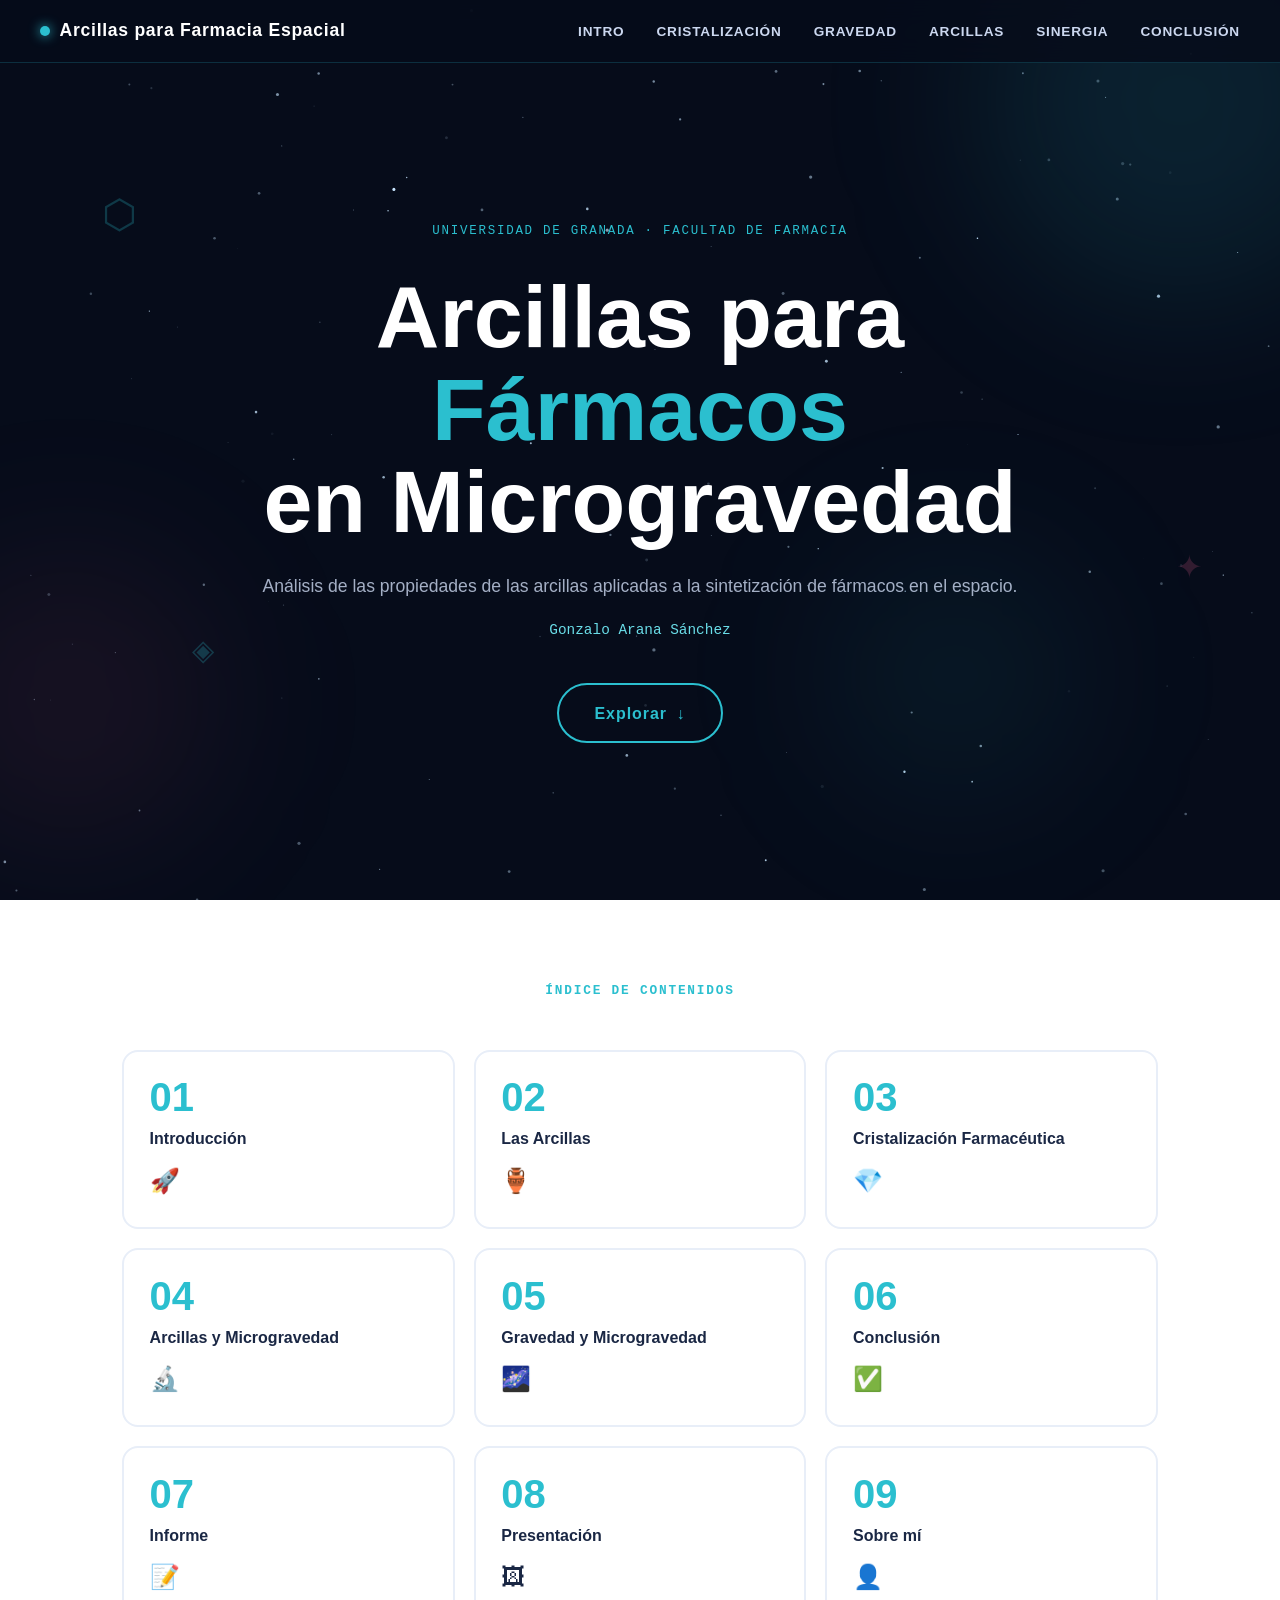
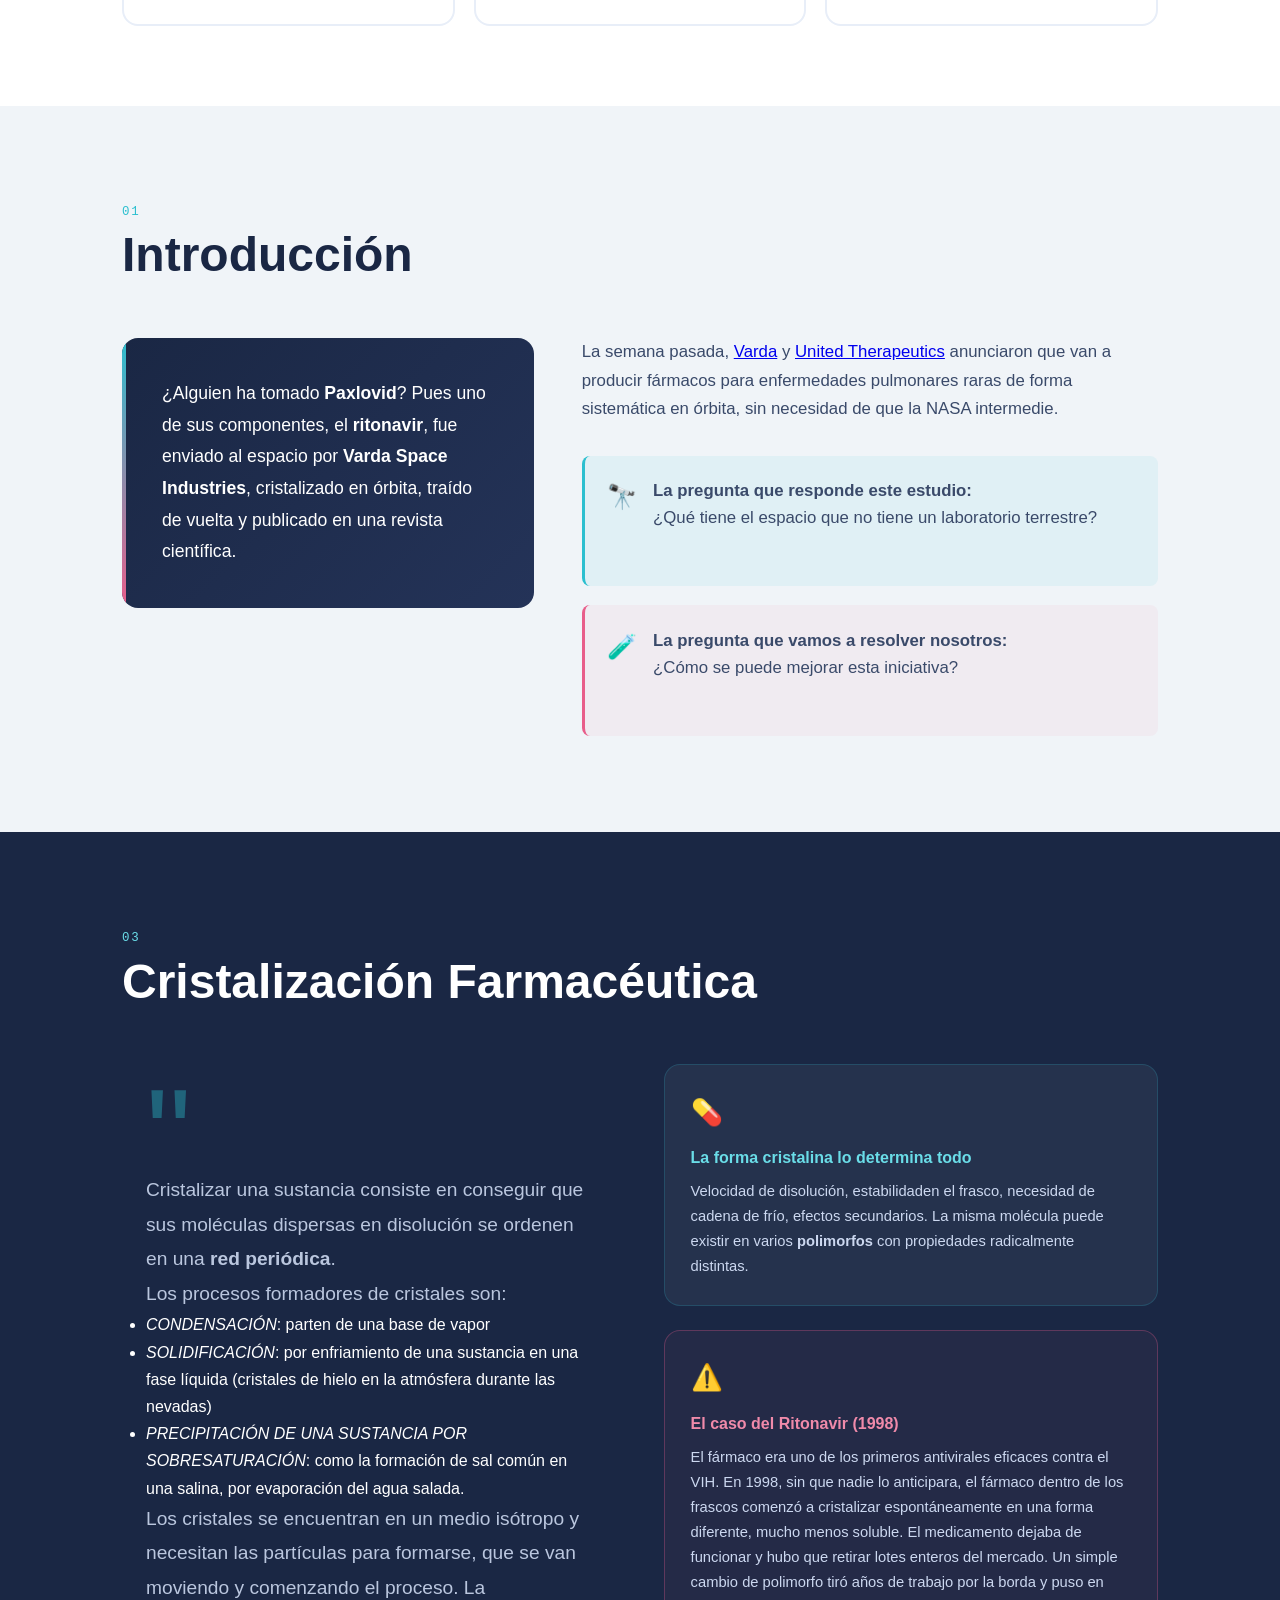
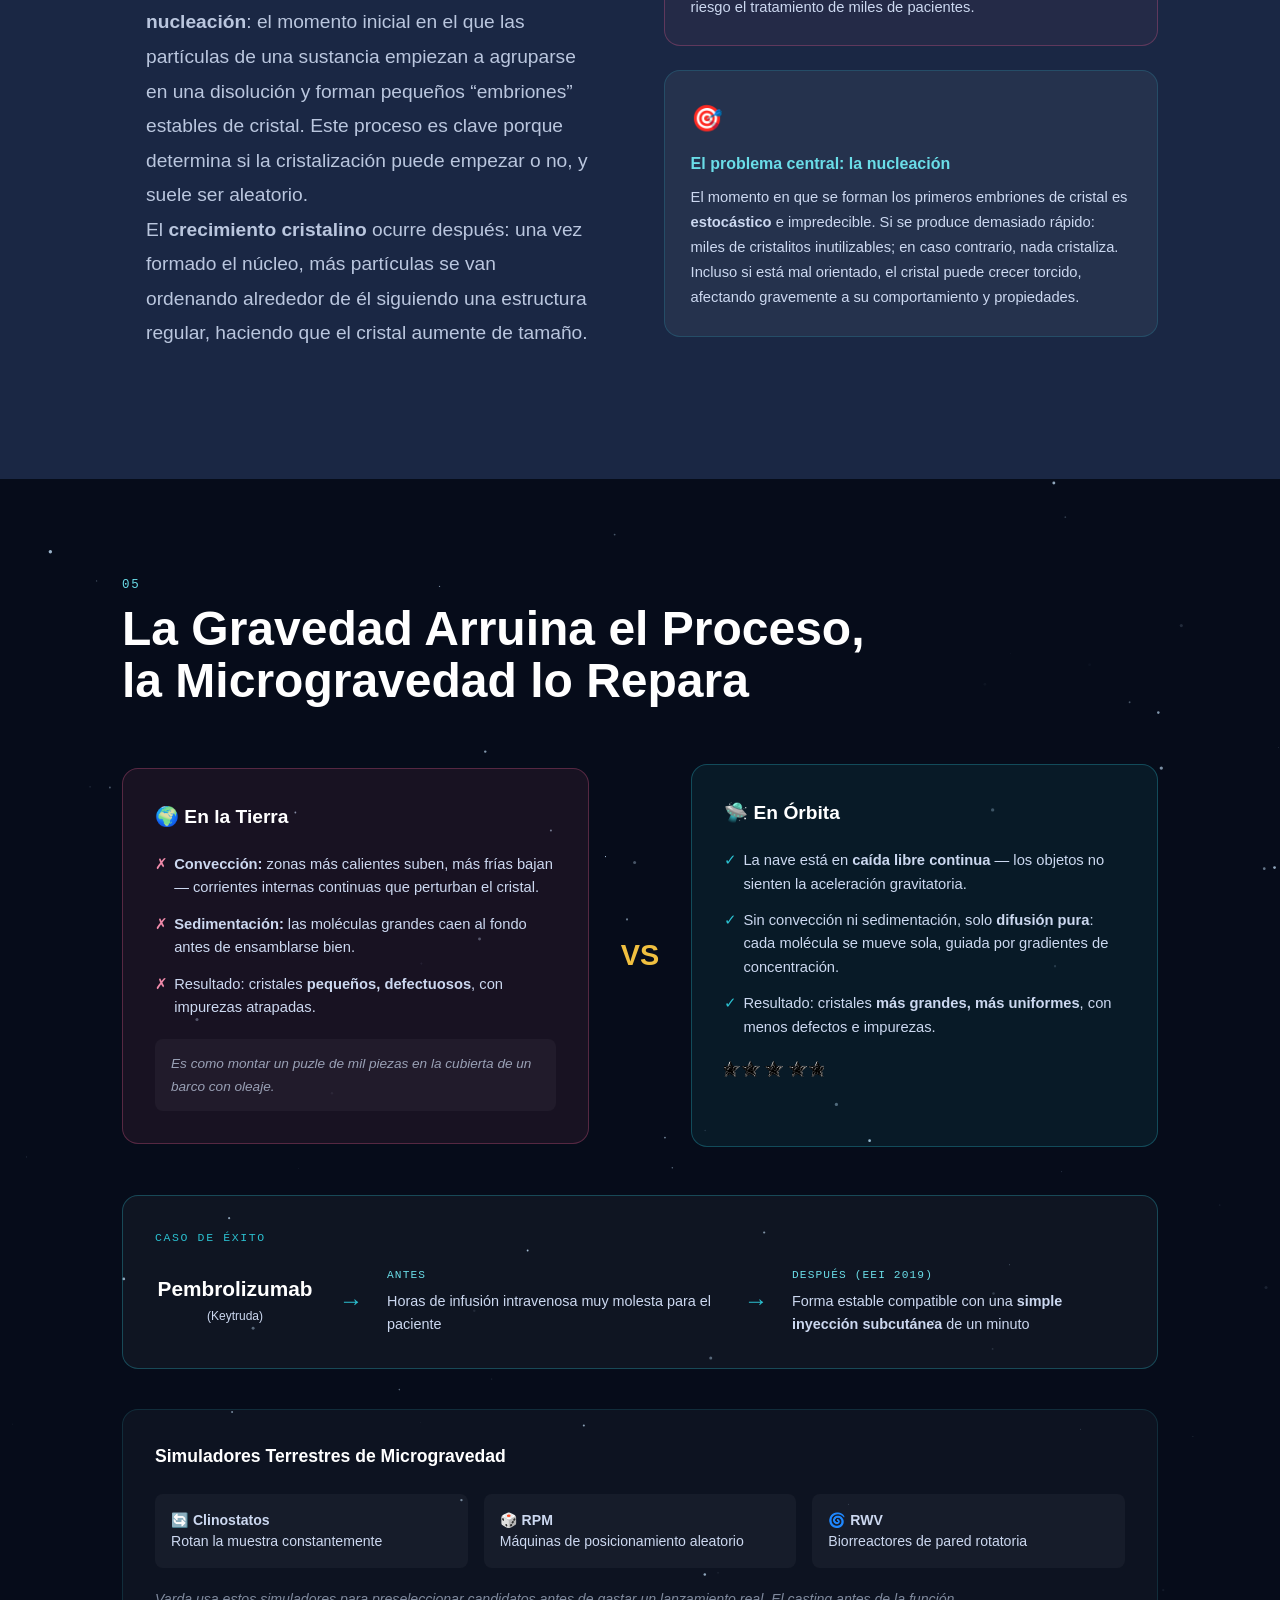
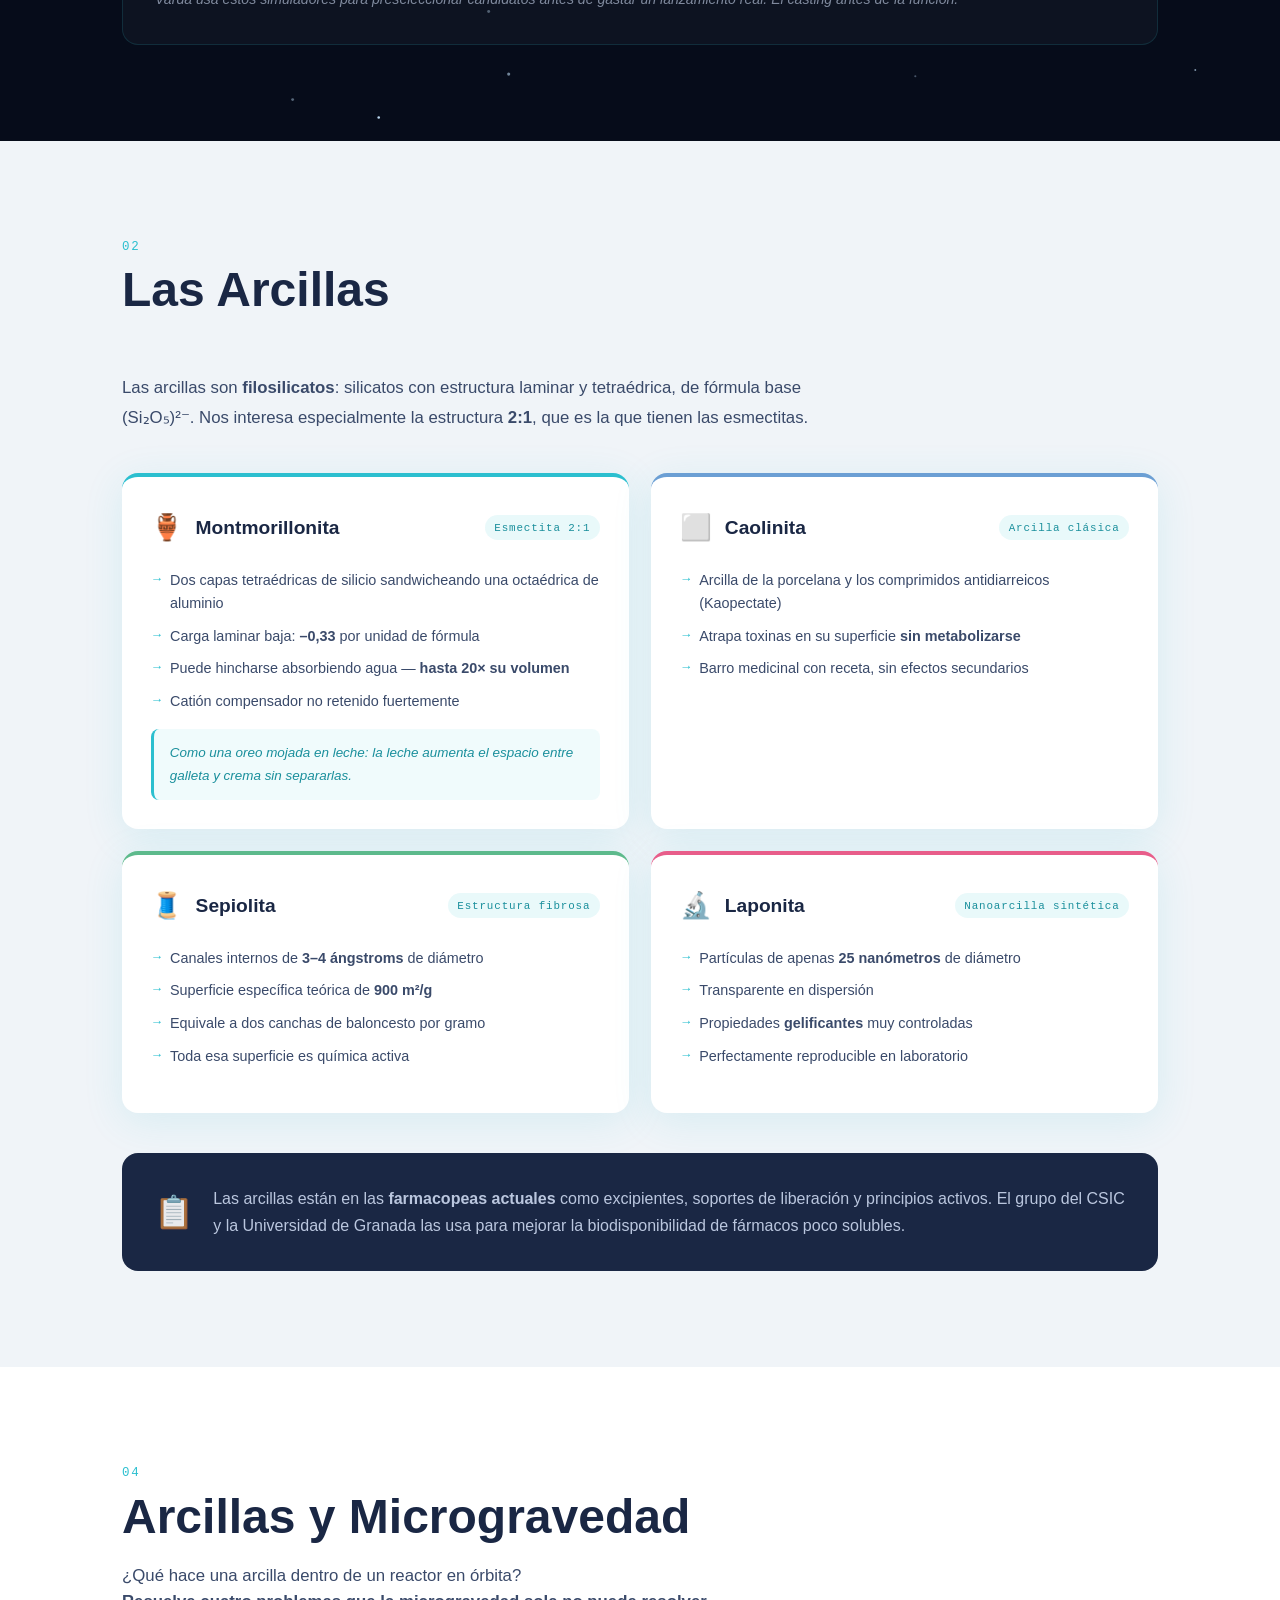
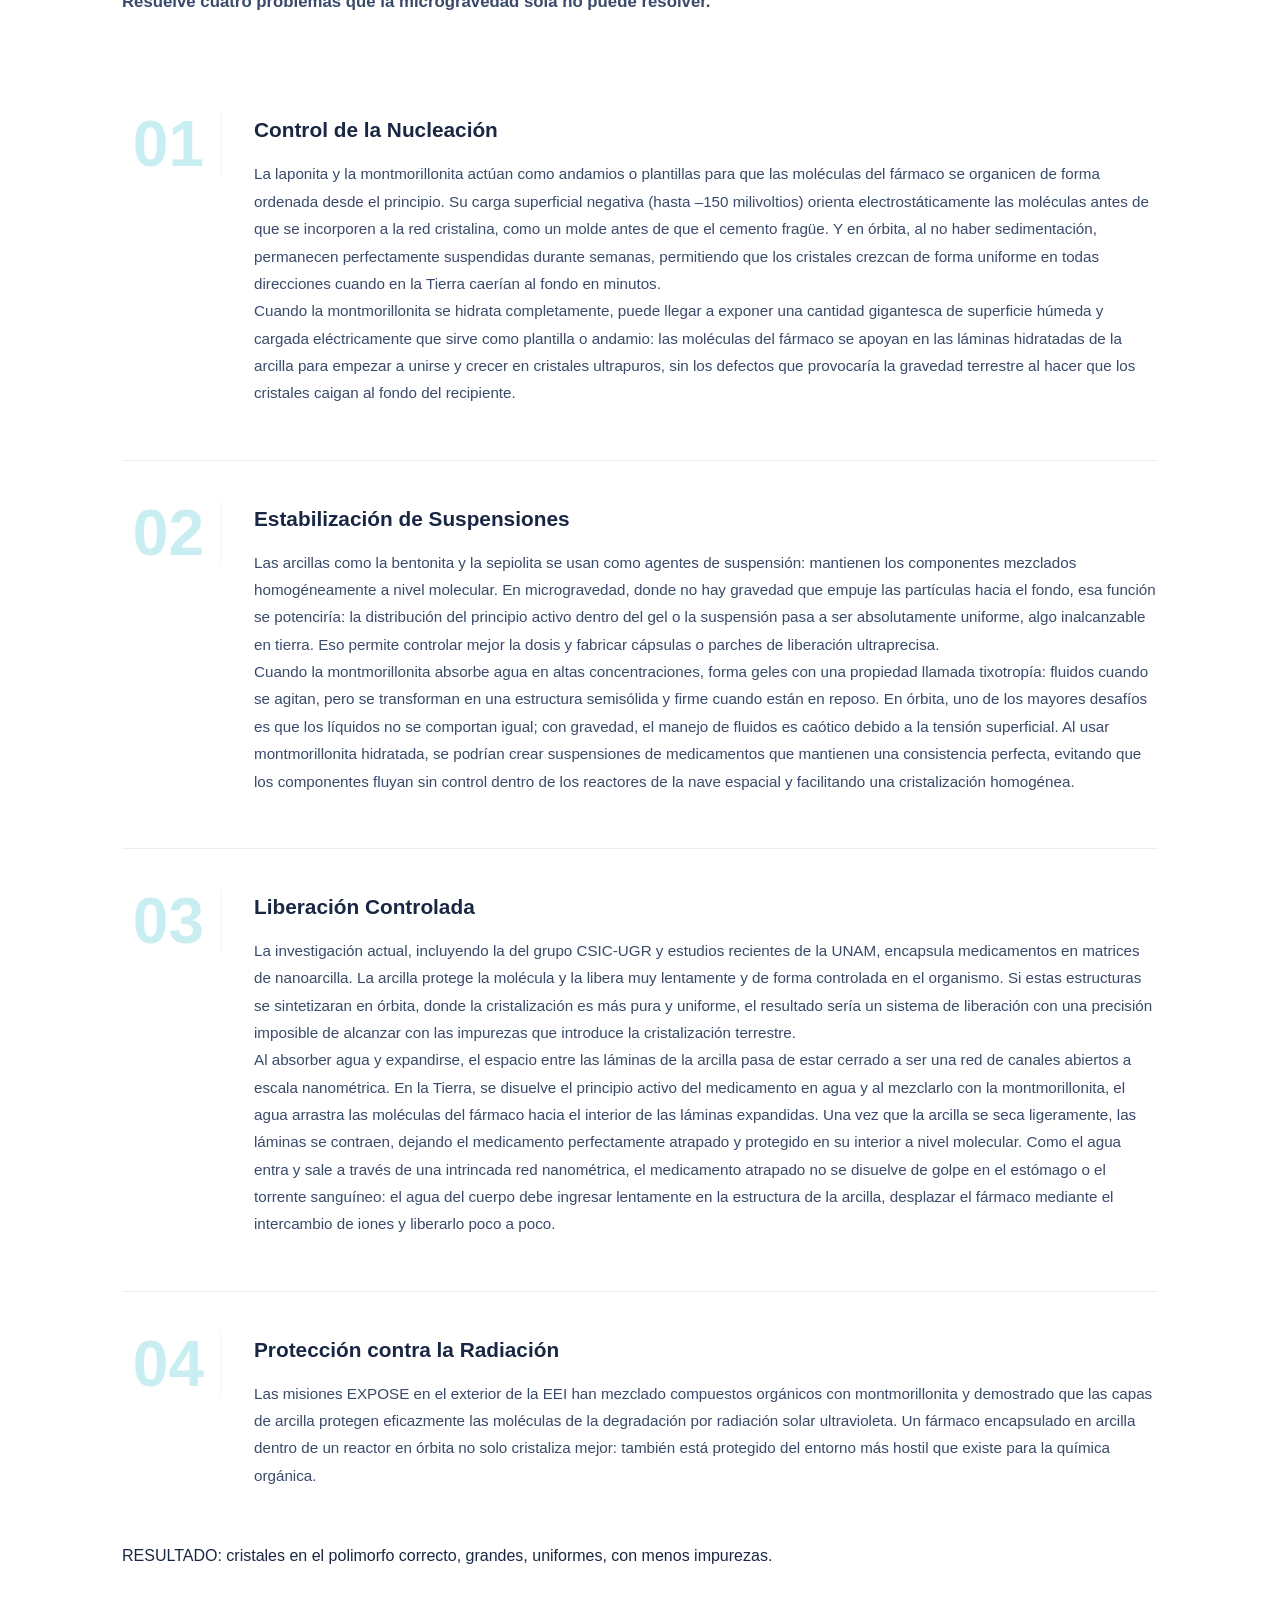
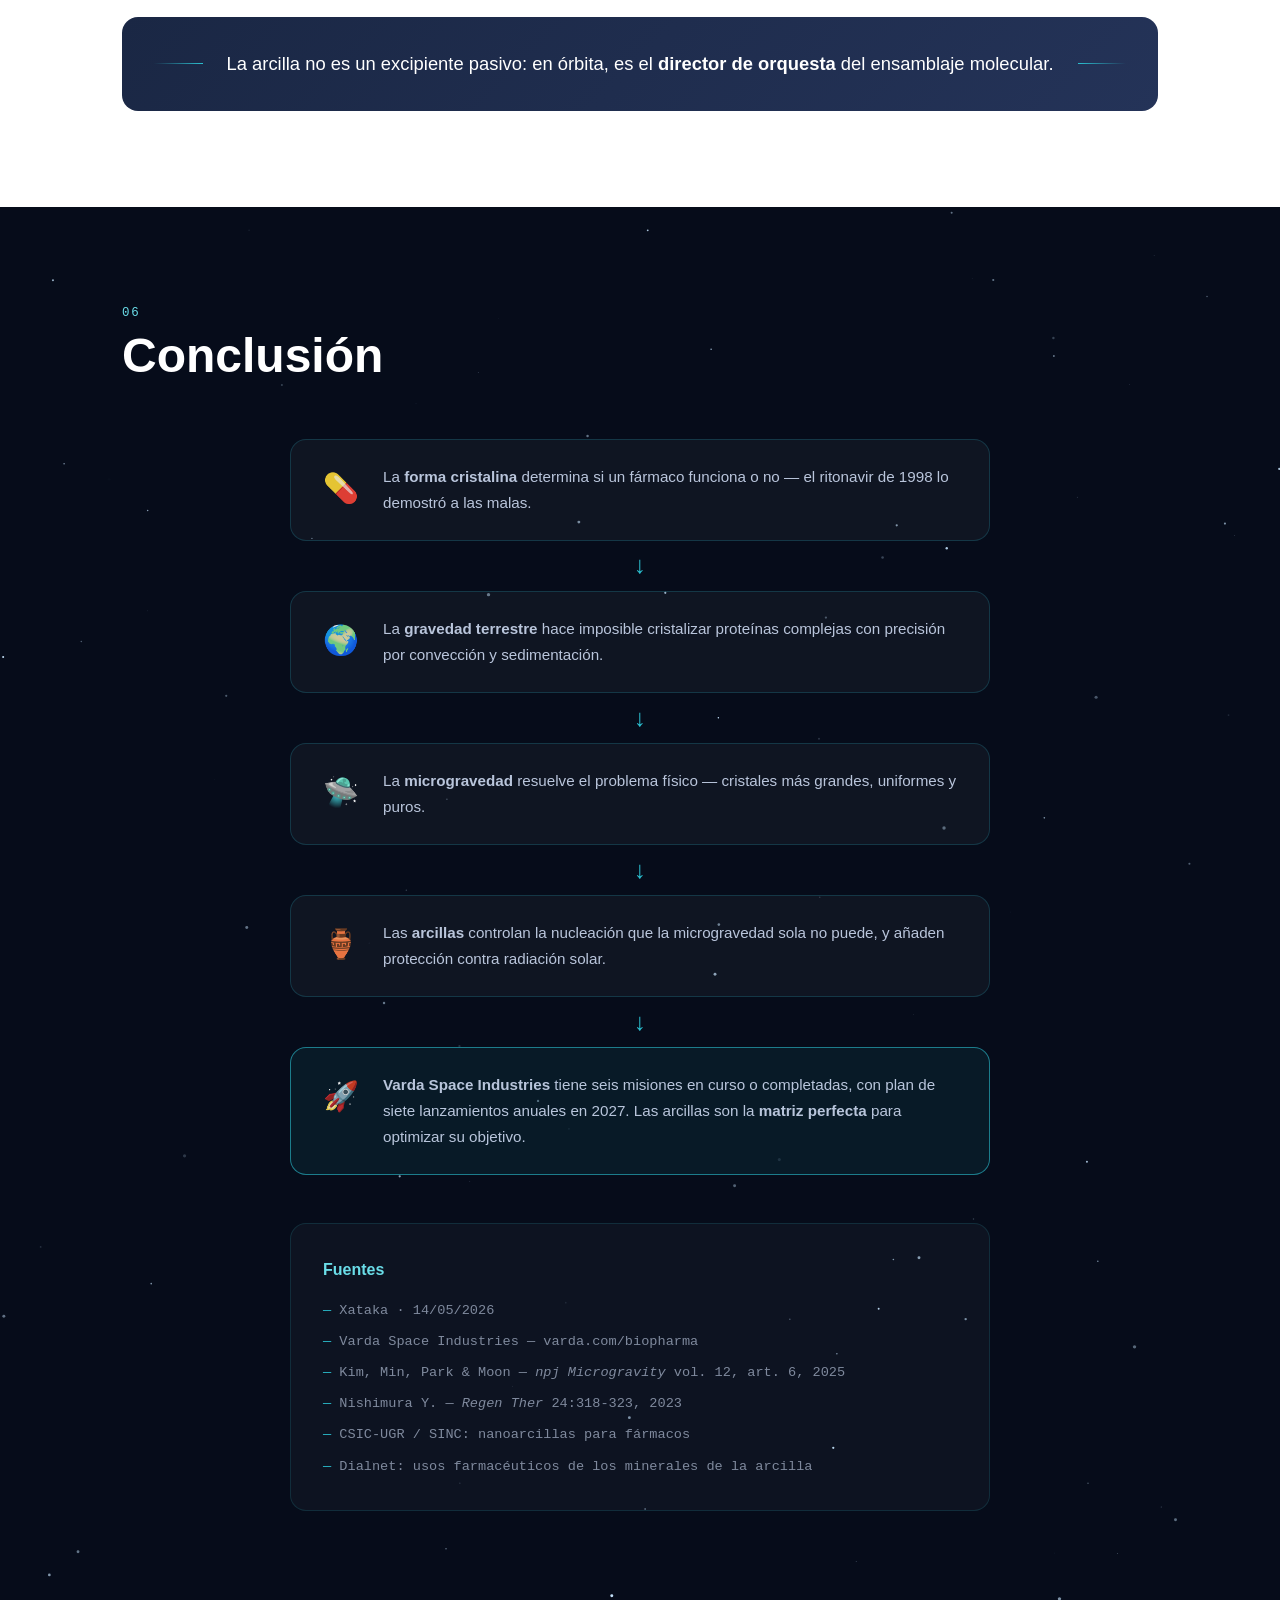
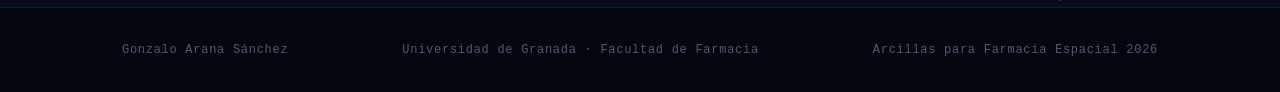
<file: index.html>
<!DOCTYPE html>
<html lang="es">
<head>
  <meta charset="UTF-8" />
  <meta name="viewport" content="width=device-width, initial-scale=1.0" />
  <title>Arcillas para Fármacos en Microgravedad</title>
  <link rel="stylesheet" href="static/css/style.css" />

</head>
<body>

  <!-- NAV -->
  <nav id="navbar">
    <div class="nav-logo">
      <span class="logo-dot"></span>
      <span>Arcillas para Farmacia Espacial</span>
    </div>
    <ul class="nav-links">
      <li><a href="#intro">Intro</a></li>
      <li><a href="#cristalizacion">Cristalización</a></li>
      <li><a href="#gravedad">Gravedad</a></li>
      <li><a href="#arcillas">Arcillas</a></li>
      <li><a href="#sinergia">Sinergia</a></li>
      <li><a href="#conclusion">Conclusión</a></li>
    </ul>
    <div class="boton-nav" id="boton-nav">
      <span></span><span></span><span></span>
    </div>
  </nav>

  <!-- HERO -->
  <header class="hero" id="hero">
    <div class="stars-bg" id="stars"></div>
    <div class="hero-content">
      <div class="hero-tag">Universidad de Granada · Facultad de Farmacia</div>
      <h1 class="hero-title">
        <span class="title-line">Arcillas para</span>
        <span class="title-line accent">Fármacos</span>
        <span class="title-line">en Microgravedad</span>
      </h1>
      <p class="hero-sub">Análisis de las propiedades de las arcillas aplicadas a la sintetización de fármacos en el espacio.</p>
      <div class="hero-author">Gonzalo Arana Sánchez</div>
      <a href="#intro" class="hero-btn">Explorar <span class="arrow">↓</span></a>
    </div>
    <div class="hero-orb orb1"></div>
    <div class="hero-orb orb2"></div>
    <div class="hero-orb orb3"></div>
    <div class="molecule-float" id="mol1">⬡</div>
    <div class="molecule-float" id="mol2">✦</div>
    <div class="molecule-float" id="mol3">◈</div>
  </header>

  <!-- TABLA DE CONTENIDOS -->
  <section class="toc-section">
    <div class="container">
      <h2 class="section-label">Índice de contenidos</h2>
      <div class="toc-grid">
        <a href="#intro" class="toc-card">
          <span class="toc-num">01</span>
          <span class="toc-title">Introducción</span>
          <span class="toc-icon">🚀</span>
        </a>
        <a href="#arcillas" class="toc-card">
          <span class="toc-num">02</span>
          <span class="toc-title">Las Arcillas</span>
          <span class="toc-icon">🏺</span>
        </a>
        <a href="#cristalizacion" class="toc-card">
          <span class="toc-num">03</span>
          <span class="toc-title">Cristalización Farmacéutica</span>
          <span class="toc-icon">💎</span>
        </a>
        <a href="#sinergia" class="toc-card">
          <span class="toc-num">04</span>
          <span class="toc-title">Arcillas y Microgravedad</span>
          <span class="toc-icon">🔬</span>
        </a>
        <a href="#gravedad" class="toc-card">
          <span class="toc-num">05</span>
          <span class="toc-title">Gravedad y Microgravedad</span>
          <span class="toc-icon">🌌</span>
        </a>
        <a href="#conclusion" class="toc-card">
          <span class="toc-num">06</span>
          <span class="toc-title">Conclusión</span>
          <span class="toc-icon">✅</span>
        </a>
        <a href="informe.html" class="toc-card">
          <span class="toc-num">07</span>
          <span class="toc-title">Informe</span>
          <span class="toc-icon">📝</span>
        </a>
        <a href="presentacion.html" class="toc-card">
          <span class="toc-num">08</span>
          <span class="toc-title">Presentación</span>
          <span class="toc-icon">🖼</span>
        </a>
        <a href="#sobre-mi" class="toc-card">
          <span class="toc-num">09</span>
          <span class="toc-title">Sobre mí</span>
          <span class="toc-icon">👤</span>
        </a>
      </div>
    </div>
  </section>

  <!-- INTRO -->
  <section class="section intro-section" id="intro">
    <div class="container">
      <div class="section-header">
        <span class="section-num">01</span>
        <h2 class="section-title">Introducción</h2>
      </div>
      <div class="intro-layout">
        <div class="intro-highlight-box">
          <p>¿Alguien ha tomado <strong>Paxlovid</strong>? Pues uno de sus componentes, el <strong>ritonavir</strong>, fue enviado al espacio por <strong>Varda Space Industries</strong>, cristalizado en órbita, traído de vuelta y publicado en una revista científica.</p>
        </div>
        <div class="intro-text-col">
          <p>La semana pasada, <a href="https://www.varda.com">Varda</a>  y <a href="https://www.unither.com/home">United Therapeutics</a> anunciaron que van a producir fármacos para enfermedades pulmonares raras de forma sistemática en órbita, sin necesidad de que la NASA intermedie.</p>
          <div class="two-questions">
            <div class="question-card q1">
              <div class="q-icon">🔭</div>
              <p><strong>La pregunta que responde este estudio:</strong><br/>¿Qué tiene el espacio que no tiene un laboratorio terrestre?</p>
            </div>
            <div class="question-card q2">
              <div class="q-icon">🧪</div>
              <p><strong>La pregunta que vamos a resolver nosotros:</strong><br/>¿Cómo se puede mejorar esta iniciativa?</p>
            </div>
          </div>
        </div>
      </div>
    </div>
  </section>

  <!-- CRISTALIZACIÓN -->
  <section class="section cristal-section" id="cristalizacion">
    <div class="container">
      <div class="section-header light">
        <span class="section-num">03</span>
        <h2 class="section-title">Cristalización Farmacéutica</h2>
      </div>
      <div class="cristal-layout">
        <div class="cristal-def">
          <div class="big-quote">"</div>
          <p>Cristalizar una sustancia consiste en conseguir que sus moléculas dispersas en disolución se ordenen en una <strong>red periódica</strong>.</p>
          <p class="cristalizacion"> Los procesos formadores de cristales son: </p>
          <ul>
            <li><em>CONDENSACIÓN</em>: parten de una base de vapor</li>
            <li><em>SOLIDIFICACIÓN</em>: por enfriamiento de una sustancia en una fase líquida (cristales de hielo en la atmósfera durante las nevadas)</li>
            <li><em>PRECIPITACIÓN DE UNA SUSTANCIA POR SOBRESATURACIÓN</em>: como la formación de sal común en una salina, por evaporación del agua salada.</li>
          </ul>
          <p class="cristalizacion"> Los cristales se encuentran en un medio isótropo y necesitan las partículas para formarse, que se van moviendo y comenzando el proceso. La <strong>nucleación</strong>: el momento inicial en el que las partículas de una sustancia empiezan a agruparse en una disolución y forman pequeños “embriones” estables de cristal. Este proceso es clave porque determina si la cristalización puede empezar o no, y suele ser aleatorio. <br>
          El <strong>crecimiento cristalino</strong> ocurre después: una vez formado el núcleo, más partículas se van ordenando alrededor de él siguiendo una estructura regular, haciendo que el cristal aumente de tamaño.</p>
        </div>
        <div class="cristal-cards">
          <div class="info-card">
            <div class="card-icon">💊</div>
            <h3>La forma cristalina lo determina todo</h3>
            <p>Velocidad de disolución, estabilidaden el frasco, necesidad de cadena de frío, efectos secundarios. La misma molécula puede existir en varios <strong>polimorfos</strong> con propiedades radicalmente distintas.</p>
          </div>
          <div class="info-card crisis">
            <div class="card-icon">⚠️</div>
            <h3>El caso del Ritonavir (1998)</h3>
            <p>El fármaco era uno de los primeros antivirales eficaces contra el VIH. En 1998, sin que nadie lo anticipara, el fármaco dentro de los frascos comenzó a cristalizar espontáneamente en una forma diferente, mucho menos soluble. El medicamento dejaba de funcionar y hubo que retirar lotes enteros del mercado. Un simple cambio de polimorfo tiró años de trabajo por la borda y puso en riesgo el tratamiento de miles de pacientes.</p>
          </div>
          <div class="info-card">
            <div class="card-icon">🎯</div>
            <h3>El problema central: la nucleación</h3>
            <p>El momento en que se forman los primeros embriones de cristal es <strong>estocástico</strong> e impredecible. Si se produce demasiado rápido: miles de cristalitos inutilizables; en caso contrario, nada cristaliza. Incluso si está mal orientado, el cristal puede crecer torcido, afectando gravemente a su comportamiento y propiedades.</p>
          </div>
        </div>
      </div>
    </div>
  </section>

  <!-- GRAVEDAD -->
  <section class="section gravedad-section" id="gravedad">
    <div class="stars-bg-dark" id="stars2"></div>
    <div class="container">
      <div class="section-header light">
        <span class="section-num">05</span>
        <h2 class="section-title">La Gravedad Arruina el Proceso,<br/>la Microgravedad lo Repara</h2>
      </div>
      <div class="compare-layout">
        <div class="compare-card bad">
          <h3>🌍 En la Tierra</h3>
          <ul>
            <li><strong>Convección:</strong> zonas más calientes suben, más frías bajan — corrientes internas continuas que perturban el cristal.</li>
            <li><strong>Sedimentación:</strong> las moléculas grandes caen al fondo antes de ensamblarse bien.</li>
            <li>Resultado: cristales <strong>pequeños, defectuosos</strong>, con impurezas atrapadas.</li>
          </ul>
          <div class="analogy">Es como montar un puzle de mil piezas en la cubierta de un barco con oleaje.</div>
        </div>
        <div class="compare-vs">VS</div>
        <div class="compare-card good">
          <h3>🛸 En Órbita</h3>
          <ul>
            <li>La nave está en <strong>caída libre continua</strong> — los objetos no sienten la aceleración gravitatoria.</li>
            <li>Sin convección ni sedimentación, solo <strong>difusión pura</strong>: cada molécula se mueve sola, guiada por gradientes de concentración.</li>
            <li>Resultado: cristales <strong>más grandes, más uniformes</strong>, con menos defectos e impurezas.</li>
          </ul>
          <img src="static/stars.png" class="stars">
        </div>
      </div>
      <div class="case-study">
        <div class="case-tag">Caso de Éxito</div>
        <div class="case-content">
          <div class="case-drug">Pembrolizumab<br/><small>(Keytruda)</small></div>
          <div class="case-arrow">→</div>
          <div class="case-before">
            <div class="case-label">Antes</div>
            Horas de infusión intravenosa muy molesta para el paciente
          </div>
          <div class="case-arrow">→</div>
          <div class="case-after">
            <div class="case-label">Después (EEI 2019)</div>
            Forma estable compatible con una <strong>simple inyección subcutánea</strong> de un minuto
          </div>
        </div>
      </div>
      <div class="simulators-box">
        <h3>Simuladores Terrestres de Microgravedad</h3>
        <div class="sim-grid">
          <div class="sim-item">🔄 <strong>Clinostatos</strong><br/>Rotan la muestra constantemente</div>
          <div class="sim-item">🎲 <strong>RPM</strong><br/>Máquinas de posicionamiento aleatorio</div>
          <div class="sim-item">🌀 <strong>RWV</strong><br/>Biorreactores de pared rotatoria</div>
        </div>
        <p class="sim-note">Varda usa estos simuladores para preseleccionar candidatos antes de gastar un lanzamiento real. El <em>casting</em> antes de la función.</p>
      </div>
    </div>
  </section>

  <!-- ARCILLAS -->
  <section class="section arcillas-section" id="arcillas">
    <div class="container">
      <div class="section-header">
        <span class="section-num">02</span>
        <h2 class="section-title">Las Arcillas</h2>
      </div>
      <div class="arcillas-intro">
        <p>Las arcillas son <strong>filosilicatos</strong>: silicatos con estructura laminar y tetraédrica, de fórmula base (Si₂O₅)²⁻. Nos interesa especialmente la estructura <strong>2:1</strong>, que es la que tienen las esmectitas.</p>
      </div>
      <div class="arcillas-grid">
        <div class="arcilla-card mont">
          <div class="arcilla-header">
            <span class="arcilla-emoji">🏺</span>
            <h3>Montmorillonita</h3>
            <span class="arcilla-badge">Esmectita 2:1</span>
          </div>
          <ul>
            <li>Dos capas tetraédricas de silicio sandwicheando una octaédrica de aluminio</li>
            <li>Carga laminar baja: <strong>–0,33</strong> por unidad de fórmula</li>
            <li>Puede hincharse absorbiendo agua — <strong>hasta 20× su volumen</strong></li>
            <li>Catión compensador no retenido fuertemente</li>
          </ul>
          <div class="arcilla-analogy">Como una oreo mojada en leche: la leche aumenta el espacio entre galleta y crema sin separarlas.</div>
        </div>
        <div class="arcilla-card caol">
          <div class="arcilla-header">
            <span class="arcilla-emoji">⬜</span>
            <h3>Caolinita</h3>
            <span class="arcilla-badge">Arcilla clásica</span>
          </div>
          <ul>
            <li>Arcilla de la porcelana y los comprimidos antidiarreicos (Kaopectate)</li>
            <li>Atrapa toxinas en su superficie <strong>sin metabolizarse</strong></li>
            <li>Barro medicinal con receta, sin efectos secundarios</li>
          </ul>
        </div>
        <div class="arcilla-card sepio">
          <div class="arcilla-header">
            <span class="arcilla-emoji">🧵</span>
            <h3>Sepiolita</h3>
            <span class="arcilla-badge">Estructura fibrosa</span>
          </div>
          <ul>
            <li>Canales internos de <strong>3–4 ángstroms</strong> de diámetro</li>
            <li>Superficie específica teórica de <strong>900 m²/g</strong></li>
            <li>Equivale a dos canchas de baloncesto por gramo</li>
            <li>Toda esa superficie es química activa</li>
          </ul>
        </div>
        <div class="arcilla-card lapo">
          <div class="arcilla-header">
            <span class="arcilla-emoji">🔬</span>
            <h3>Laponita</h3>
            <span class="arcilla-badge">Nanoarcilla sintética</span>
          </div>
          <ul>
            <li>Partículas de apenas <strong>25 nanómetros</strong> de diámetro</li>
            <li>Transparente en dispersión</li>
            <li>Propiedades <strong>gelificantes</strong> muy controladas</li>
            <li>Perfectamente reproducible en laboratorio</li>
          </ul>
        </div>
      </div>
      <div class="arcillas-use">
        <div class="use-icon">📋</div>
        <p>Las arcillas están en las <strong>farmacopeas actuales</strong> como excipientes, soportes de liberación y principios activos. El grupo del CSIC y la Universidad de Granada las usa para mejorar la biodisponibilidad de fármacos poco solubles.</p>
      </div>
    </div>
  </section>

  <!-- SINERGIA -->
  <section class="section sinergia-section" id="sinergia">
    <div class="container">
      <div class="section-header">
        <span class="section-num">04</span>
        <h2 class="section-title">Arcillas y Microgravedad</h2>
        <p class="section-subtitle">¿Qué hace una arcilla dentro de un reactor en órbita?<br/><strong>Resuelve cuatro problemas que la microgravedad sola no puede resolver.</strong></p>
      </div>
      <div class="powers-layout">
        <div class="power-item" data-num="1">
          <div class="power-num">01</div>
          <div class="power-body">
            <h3>Control de la Nucleación</h3>
            <p> La laponita y la montmorillonita actúan como andamios o plantillas para que las moléculas del fármaco se organicen de forma ordenada desde el principio. Su carga superficial negativa (hasta –150 milivoltios) orienta electrostáticamente las moléculas antes de que se incorporen a la red cristalina, como un molde antes de que el cemento fragüe. Y en órbita, al no haber sedimentación, permanecen perfectamente suspendidas durante semanas, permitiendo que los cristales crezcan de forma uniforme en todas direcciones cuando en la Tierra caerían al fondo en minutos. <br> Cuando la montmorillonita se hidrata completamente, puede llegar a exponer una cantidad gigantesca de superficie húmeda y cargada eléctricamente que sirve como plantilla o andamio: las moléculas del fármaco se apoyan en las láminas hidratadas de la arcilla para empezar a unirse y crecer en cristales ultrapuros, sin los defectos que provocaría la gravedad terrestre al hacer que los cristales caigan al fondo del recipiente.
</p>
          </div>
        </div>
        <div class="power-item" data-num="2">
          <div class="power-num">02</div>
          <div class="power-body">
            <h3>Estabilización de Suspensiones</h3>
            <p>Las arcillas como la bentonita y la sepiolita se usan como agentes de suspensión: mantienen los componentes mezclados homogéneamente a nivel molecular. En microgravedad, donde no hay gravedad que empuje las partículas hacia el fondo, esa función se potenciría: la distribución del principio activo dentro del gel o la suspensión pasa a ser absolutamente uniforme, algo inalcanzable en tierra. Eso permite controlar mejor la dosis y fabricar cápsulas o parches de liberación ultraprecisa.<br> Cuando la montmorillonita absorbe agua en altas concentraciones, forma geles con una propiedad llamada tixotropía: fluidos cuando se agitan, pero se transforman en una estructura semisólida y firme cuando están en reposo. En órbita, uno de los mayores desafíos es que los líquidos no se comportan igual; con gravedad, el manejo de fluidos es caótico debido a la tensión superficial. Al usar montmorillonita hidratada, se podrían crear suspensiones de medicamentos que mantienen una consistencia perfecta, evitando que los componentes fluyan sin control dentro de los reactores de la nave espacial y facilitando una cristalización homogénea.
</p>
          </div>
        </div>
        <div class="power-item" data-num="3">
          <div class="power-num">03</div>
          <div class="power-body">
            <h3>Liberación Controlada</h3>
            <p>La investigación actual, incluyendo la del grupo CSIC-UGR y estudios recientes de la UNAM, encapsula medicamentos en matrices de nanoarcilla. La arcilla protege la molécula y la libera muy lentamente y de forma controlada en el organismo. Si estas estructuras se sintetizaran en órbita, donde la cristalización es más pura y uniforme, el resultado sería un sistema de liberación con una precisión imposible de alcanzar con las impurezas que introduce la cristalización terrestre. <br> Al absorber agua y expandirse, el espacio entre las láminas de la arcilla pasa de estar cerrado a ser una red de canales abiertos a escala nanométrica. En la Tierra, se disuelve el principio activo del medicamento en agua y al mezclarlo con la montmorillonita, el agua arrastra las moléculas del fármaco hacia el interior de las láminas expandidas. Una vez que la arcilla se seca ligeramente, las láminas se contraen, dejando el medicamento perfectamente atrapado y protegido en su interior a nivel molecular. Como el agua entra y sale a través de una intrincada red nanométrica, el medicamento atrapado no se disuelve de golpe en el estómago o el torrente sanguíneo: el agua del cuerpo debe ingresar lentamente en la estructura de la arcilla, desplazar el fármaco mediante el intercambio de iones y liberarlo poco a poco.
</p>
          </div>
        </div>
        <div class="power-item" data-num="4">
          <div class="power-num">04</div>
          <div class="power-body">
            <h3>Protección contra la Radiación</h3>
            <p>Las misiones EXPOSE en el exterior de la EEI han mezclado compuestos orgánicos con montmorillonita y demostrado que las capas de arcilla protegen eficazmente las moléculas de la degradación por radiación solar ultravioleta. Un fármaco encapsulado en arcilla dentro de un reactor en órbita no solo cristaliza mejor: también está protegido del entorno más hostil que existe para la química orgánica.</p>
          </div>
        </div>
      </div>
      <div class="resultado">
        <p>RESULTADO: cristales en el polimorfo correcto, grandes, uniformes, con menos impurezas.</p>
      </div>
      <div class="director-quote">
        <span class="dq-line"></span>
        <p>La arcilla no es un excipiente pasivo: en órbita, es el <strong>director de orquesta</strong> del ensamblaje molecular.</p>
        <span class="dq-line"></span>
      </div>
    </div>
  </section>

  <!-- CONCLUSIÓN -->
  <section class="section conclusion-section" id="conclusion">
    <div class="stars-bg" id="stars3"></div>
    <div class="container">
      <div class="section-header light">
        <span class="section-num">06</span>
        <h2 class="section-title">Conclusión</h2>
      </div>
      <div class="conclusion-flow">
        <div class="flow-item">
          <div class="flow-icon">💊</div>
          <p>La <strong>forma cristalina</strong> determina si un fármaco funciona o no — el ritonavir de 1998 lo demostró a las malas.</p>
        </div>
        <div class="flow-arrow">↓</div>
        <div class="flow-item">
          <div class="flow-icon">🌍</div>
          <p>La <strong>gravedad terrestre</strong> hace imposible cristalizar proteínas complejas con precisión por convección y sedimentación.</p>
        </div>
        <div class="flow-arrow">↓</div>
        <div class="flow-item">
          <div class="flow-icon">🛸</div>
          <p>La <strong>microgravedad</strong> resuelve el problema físico — cristales más grandes, uniformes y puros.</p>
        </div>
        <div class="flow-arrow">↓</div>
        <div class="flow-item">
          <div class="flow-icon">🏺</div>
          <p>Las <strong>arcillas</strong> controlan la nucleación que la microgravedad sola no puede, y añaden protección contra radiación solar.</p>
        </div>
        <div class="flow-arrow">↓</div>
        <div class="flow-item highlight-flow">
          <div class="flow-icon">🚀</div>
          <p><strong>Varda Space Industries</strong> tiene seis misiones en curso o completadas, con plan de siete lanzamientos anuales en 2027. Las arcillas son la <strong>matriz perfecta</strong> para optimizar su objetivo.</p>
        </div>
      </div>
      <div class="sources-box">
        <h3>Fuentes</h3>
        <ul>
          <li>Xataka · 14/05/2026</li>
          <li>Varda Space Industries — varda.com/biopharma</li>
          <li>Kim, Min, Park & Moon — <em>npj Microgravity</em> vol. 12, art. 6, 2025</li>
          <li>Nishimura Y. — <em>Regen Ther</em> 24:318-323, 2023</li>
          <li>CSIC-UGR / SINC: nanoarcillas para fármacos</li>
          <li>Dialnet: usos farmacéuticos de los minerales de la arcilla</li>
        </ul>
      </div>
    </div>
  </section>

  <footer class="site-footer">
    <div class="container">
      <div class="footer-inner">
        <span>Gonzalo Arana Sánchez</span>
        <span>Universidad de Granada · Facultad de Farmacia</span>
        <span>Arcillas para Farmacia Espacial 2026</span>
      </div>
    </div>
  </footer>

  <script src="static/js/main.js"></script>
</body>
</html>
</file>
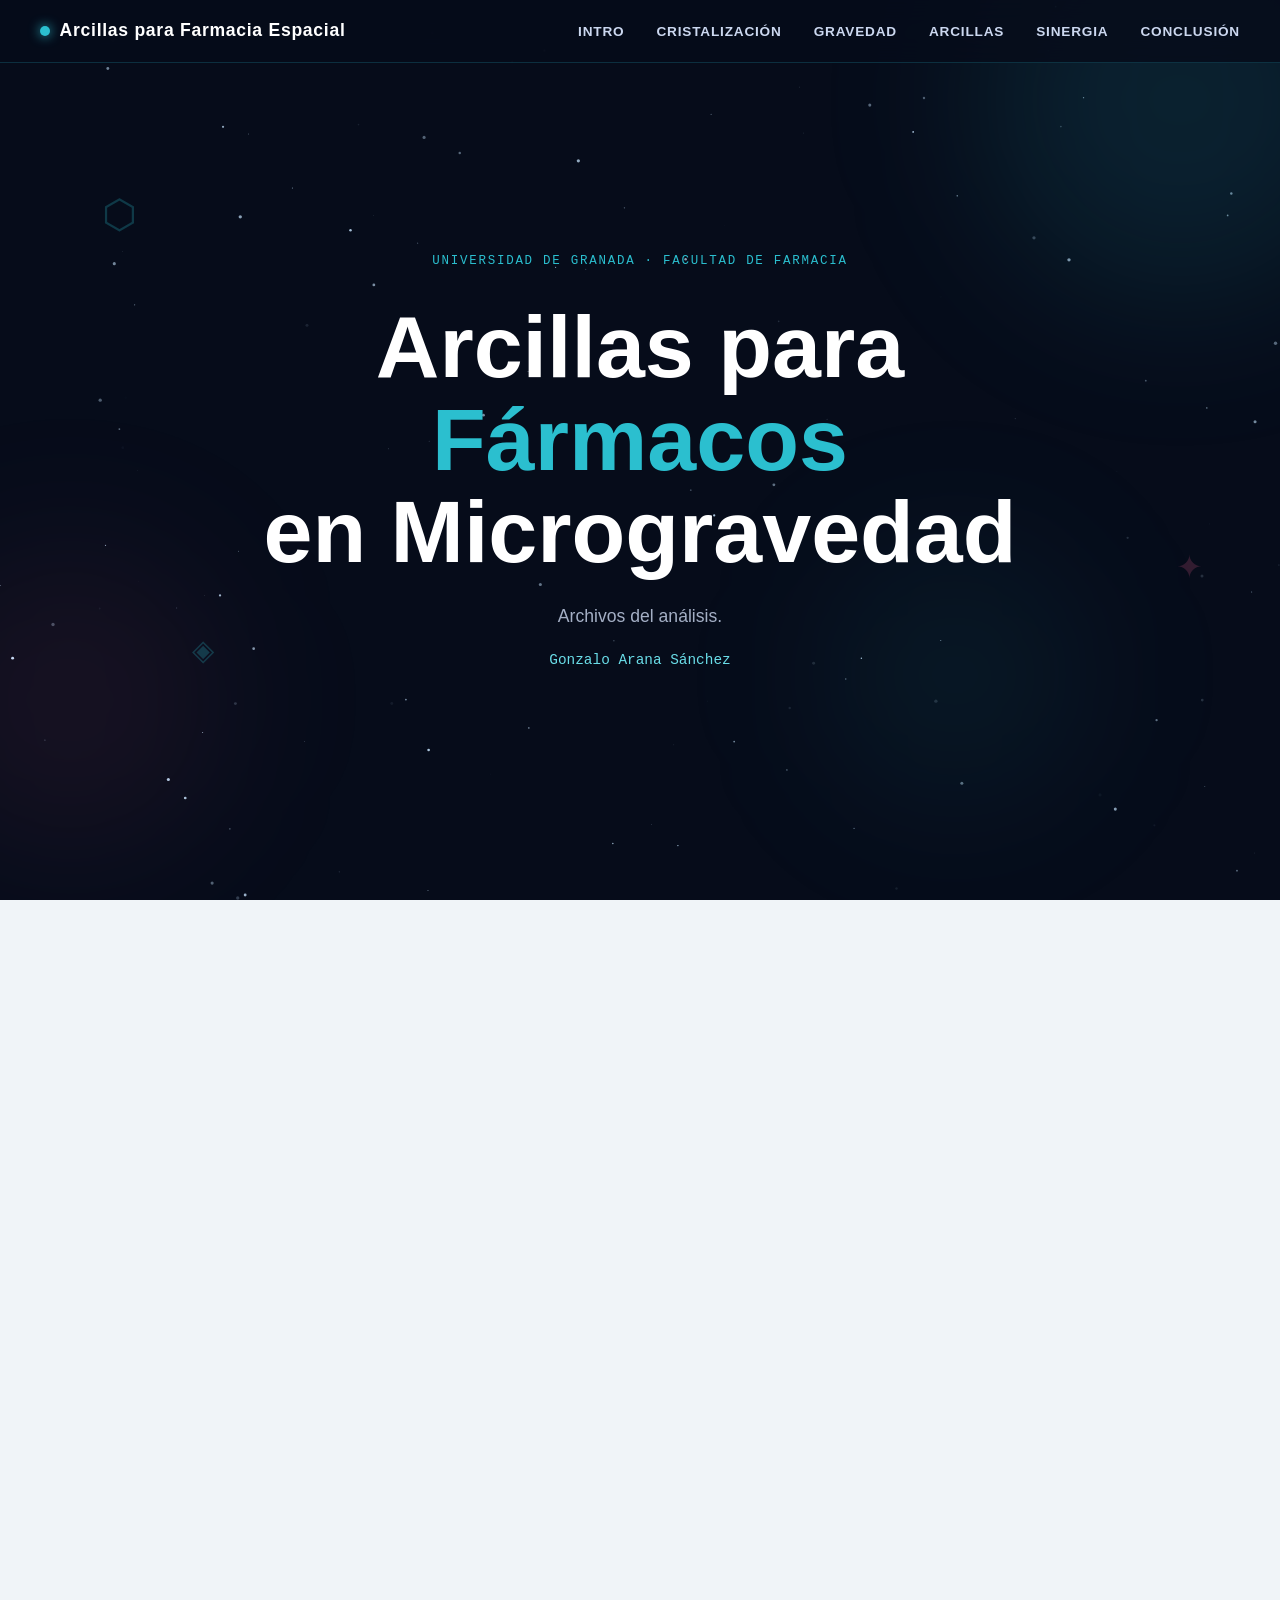
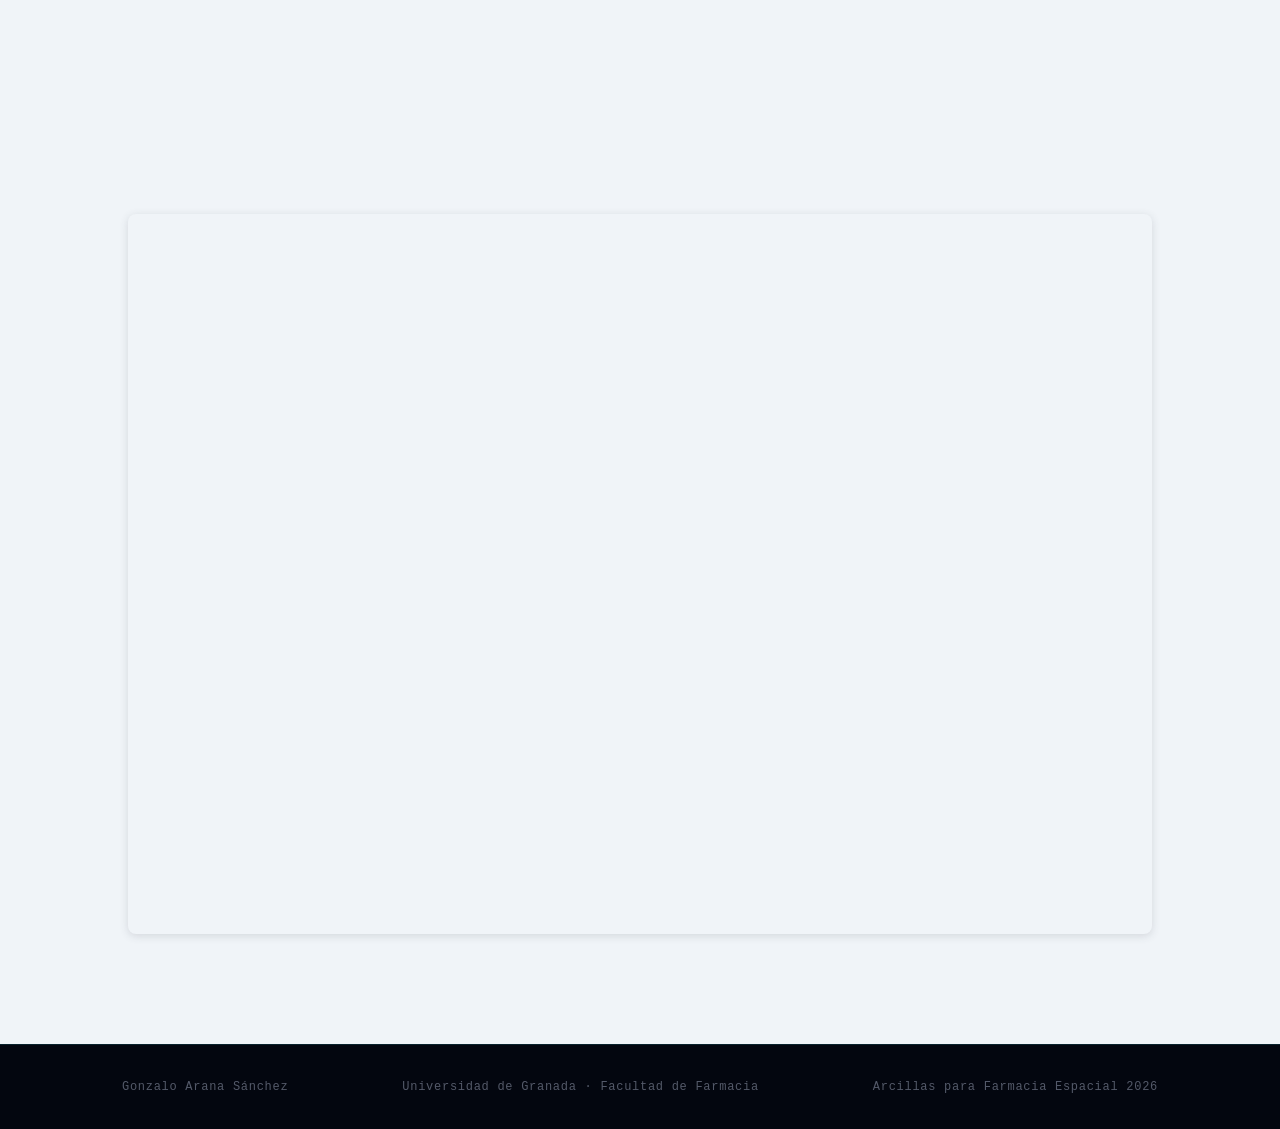
<file: informe.html>
<!DOCTYPE html>
<html lang="">
  <head>
    <meta charset="utf-8">
    <link rel="stylesheet" href="static/css/style.css" />
    <title>Archivos</title>
  </head>
  <body>
      <!-- NAV -->
  <nav id="navbar">
    <div class="nav-logo">
      <span class="logo-dot"></span>
      <span>Arcillas para Farmacia Espacial</span>
    </div>
    <ul class="nav-links">
      <li><a href="index.html#intro">Intro</a></li>
      <li><a href="index.html#cristalizacion">Cristalización</a></li>
      <li><a href="index.html#gravedad">Gravedad</a></li>
      <li><a href="index.html#arcillas">Arcillas</a></li>
      <li><a href="index.html#sinergia">Sinergia</a></li>
      <li><a href="index.html#conclusion">Conclusión</a></li>
    </ul>
    <div class="boton-nav" id="boton-nav">
      <span></span><span></span><span></span>
    </div>
  </nav>

  <!-- HERO -->
  <header class="hero" id="hero">
    <div class="stars-bg" id="stars"></div>
    <div class="hero-content">
      <div class="hero-tag">Universidad de Granada · Facultad de Farmacia</div>
      <h1 class="hero-title">
        <span class="title-line">Arcillas para</span>
        <span class="title-line accent">Fármacos</span>
        <span class="title-line">en Microgravedad</span>
      </h1>
      <p class="hero-sub">Archivos del análisis.</p>
      <div class="hero-author">Gonzalo Arana Sánchez</div>
    </div>
    <div class="hero-orb orb1"></div>
    <div class="hero-orb orb2"></div>
    <div class="hero-orb orb3"></div>
    <div class="molecule-float" id="mol1">⬡</div>
    <div class="molecule-float" id="mol2">✦</div>
    <div class="molecule-float" id="mol3">◈</div>
  </header>
    <main>
      <section class="section informe-section" id="informe">
        <iframe src="static/informe.pdf" class="informe"></iframe>
        <br><br>
        <a href="static/informe.pdf" download>
        </a>
      </section>
      <section class="section presentacion-section" id="presentacion">
        <div style="position: relative; width: 80%; height: 0; padding-top: 56.2500%;
 padding-bottom: 0; box-shadow: 0 2px 8px 0 rgba(63,69,81,0.16); margin-top: 1.6em; margin-bottom: 0.9em; overflow: hidden;
 border-radius: 8px; will-change: transform;">
  <iframe loading="lazy" style="position: absolute; width: 100%; height: 100%; top: 0; left: 0; border: none; padding: 0;margin: 0;"
    src="https://www.canva.com/design/DAHJ7hxj7pI/yf4bADAq6rCuLkG5EWN9PQ/view?embed" allowfullscreen="allowfullscreen" allow="fullscreen">
  </iframe>
</div>
<a href="https:&#x2F;&#x2F;www.canva.com&#x2F;design&#x2F;DAHJ7hxj7pI&#x2F;yf4bADAq6rCuLkG5EWN9PQ&#x2F;view?utm_content=DAHJ7hxj7pI&amp;utm_campaign=designshare&amp;utm_medium=embeds&amp;utm_source=link" target="_blank" rel="noopener"></a>
      </section>
    </main>
    </div>
  </section>

  <footer class="site-footer">
    <div class="container">
      <div class="footer-inner">
        <span>Gonzalo Arana Sánchez</span>
        <span>Universidad de Granada · Facultad de Farmacia</span>
        <span>Arcillas para Farmacia Espacial 2026</span>
      </div>
    </div>
  </footer>
  <script src="static/js/main.js"></script>
  </body>
</html>
</file>
<file: static/css/style.css>
/* ===========================
   ROOT & RESET
   =========================== */
:root {
  --bg-light: #f0f4f8;
  --bg-dark: #0b0f1a;
  --bg-space: #060c1a;
  --teal: #2bbfcf;
  --teal-light: #6adde8;
  --teal-dark: #1a8f9c;
  --navy: #1a2744;
  --navy-mid: #243358;
  --pink-accent: #e85d8a;
  --gold: #f0c040;
  --white: #ffffff;
  --text-dark: #1a2744;
  --text-mid: #3a4a6a;
  --text-light: #ccd8f0;
  --card-bg: #ffffff;
  --card-shadow: 0 8px 40px rgba(43, 191, 207, 0.12);
  --radius: 16px;
  --radius-sm: 8px;
  --font-display: 'Syne', sans-serif;
  --font-body: 'Nunito', sans-serif;
  --font-mono: 'Space Mono', monospace;
}

*, *::before, *::after { box-sizing: border-box; margin: 0; padding: 0; }

html { scroll-behavior: smooth; }

body {
  font-family: var(--font-body);
  background: var(--bg-light);
  color: var(--text-dark);
  overflow-x: hidden;
  line-height: 1.7;
}

.container {
  max-width: 1100px;
  margin: 0 auto;
  padding: 0 2rem;
}

/* ===========================
   NAVBAR
   =========================== */
#navbar {
  position: fixed;
  top: 0; left: 0; right: 0;
  z-index: 1000;
  display: flex;
  align-items: center;
  justify-content: space-between;
  padding: 1rem 2.5rem;
  background: rgba(6, 12, 26, 0.85);
  backdrop-filter: blur(14px);
  border-bottom: 1px solid rgba(43, 191, 207, 0.2);
  transition: all 0.3s ease;
}

.nav-logo {
  display: flex;
  align-items: center;
  gap: 0.6rem;
  font-family: var(--font-display);
  font-weight: 800;
  font-size: 1.1rem;
  color: var(--white);
  letter-spacing: 0.04em;
}

.logo-dot {
  width: 10px; height: 10px;
  border-radius: 50%;
  background: var(--teal);
  box-shadow: 0 0 12px var(--teal);
  animation: pulse 2s ease-in-out infinite;
}

@keyframes pulse {
  0%, 100% { transform: scale(1); opacity: 1; }
  50% { transform: scale(1.4); opacity: 0.7; }
}

.nav-links {
  display: flex;
  list-style: none;
  gap: 2rem;
}

.nav-links a {
  color: var(--text-light);
  text-decoration: none;
  font-size: 0.85rem;
  font-weight: 600;
  letter-spacing: 0.06em;
  text-transform: uppercase;
  transition: color 0.2s;
}

.nav-links a:hover { color: var(--teal); }

.boton-nav {
  display: none;
  flex-direction: column;
  gap: 5px;
  cursor: pointer;
}

.boton-nav span {
  display: block;
  width: 24px; height: 2px;
  background: var(--white);
  border-radius: 2px;
  transition: 0.3s;
}

/* ===========================
   HERO
   =========================== */
.hero {
  min-height: 100vh;
  background: var(--bg-space);
  display: flex;
  align-items: center;
  justify-content: center;
  position: relative;
  overflow: hidden;
  padding: 8rem 2rem 4rem;
}

.stars-bg {
  position: absolute;
  inset: 0;
  z-index: 0;
}

.stars-bg-dark {
  position: absolute;
  inset: 0;
  z-index: 0;
  pointer-events: none;
}

.hero-content {
  position: relative;
  z-index: 2;
  text-align: center;
  max-width: 800px;
}

.hero-tag {
  font-family: var(--font-mono);
  font-size: 0.78rem;
  color: var(--teal);
  letter-spacing: 0.14em;
  text-transform: uppercase;
  margin-bottom: 1.8rem;
  opacity: 0;
  animation: fadeUp 0.8s 0.2s forwards;
}

.hero-title {
  font-family: var(--font-display);
  font-weight: 800;
  font-size: clamp(2.8rem, 7vw, 5.5rem);
  line-height: 1.05;
  color: var(--white);
  margin-bottom: 1.5rem;
}

.title-line {
  display: block;
  opacity: 0;
  animation: fadeUp 0.8s forwards;
}
.title-line:nth-child(1) { animation-delay: 0.4s; }
.title-line:nth-child(2) { animation-delay: 0.6s; }
.title-line:nth-child(3) { animation-delay: 0.8s; }

.title-line.accent { color: var(--teal); }

.hero-sub {
  font-size: 1.1rem;
  color: rgba(204, 216, 240, 0.8);
  margin-bottom: 1rem;
  opacity: 0;
  animation: fadeUp 0.8s 1s forwards;
}

.hero-author {
  font-family: var(--font-mono);
  font-size: 0.9rem;
  color: var(--teal-light);
  margin-bottom: 2.5rem;
  opacity: 0;
  animation: fadeUp 0.8s 1.1s forwards;
}

.hero-btn {
  display: inline-flex;
  align-items: center;
  gap: 0.6rem;
  padding: 0.9rem 2.2rem;
  background: transparent;
  border: 2px solid var(--teal);
  color: var(--teal);
  text-decoration: none;
  font-family: var(--font-display);
  font-weight: 700;
  font-size: 1rem;
  letter-spacing: 0.06em;
  border-radius: 50px;
  transition: all 0.3s ease;
  opacity: 0;
  animation: fadeUp 0.8s 1.3s forwards;
}

.hero-btn:hover {
  background: var(--teal);
  color: var(--bg-dark);
  box-shadow: 0 0 30px rgba(43, 191, 207, 0.5);
}

.arrow { animation: bounce 1.5s ease-in-out infinite; display: inline-block; }
@keyframes bounce { 0%, 100% { transform: translateY(0); } 50% { transform: translateY(6px); } }

/* Orbs */
.hero-orb {
  position: absolute;
  border-radius: 50%;
  filter: blur(80px);
  pointer-events: none;
  z-index: 1;
}
.orb1 { width: 400px; height: 400px; background: rgba(43, 191, 207, 0.12); top: -100px; right: -100px; }
.orb2 { width: 300px; height: 300px; background: rgba(232, 93, 138, 0.08); bottom: 50px; left: -80px; }
.orb3 { width: 250px; height: 250px; background: rgba(43, 191, 207, 0.08); bottom: 100px; right: 200px; }

/* moléculas flotando */
.molecule-float {
  position: absolute;
  z-index: 1;
  color: rgba(43, 191, 207, 0.25);
  font-size: 3rem;
  pointer-events: none;
  animation: floatAround 8s ease-in-out infinite;
}
#mol1 { top: 20%; left: 8%; animation-delay: 0s; font-size: 2.5rem; }
#mol2 { top: 60%; right: 6%; animation-delay: -3s; font-size: 2rem; color: rgba(232, 93, 138, 0.2); }
#mol3 { bottom: 25%; left: 15%; animation-delay: -5s; font-size: 1.8rem; }

@keyframes floatAround {
  0%, 100% { transform: translate(0, 0) rotate(0deg); }
  33% { transform: translate(15px, -20px) rotate(10deg); }
  66% { transform: translate(-10px, 10px) rotate(-8deg); }
}

/* Keyframes */
@keyframes fadeUp {
  from { opacity: 0; transform: translateY(24px); }
  to { opacity: 1; transform: translateY(0); }
}

/* ===========================
   TABLE OF CONTENTS
   =========================== */
.toc-section {
  background: var(--white);
  padding: 5rem 0;
}

.section-label {
  font-family: var(--font-mono);
  font-size: 0.8rem;
  letter-spacing: 0.14em;
  text-transform: uppercase;
  color: var(--teal);
  text-align: center;
  margin-bottom: 3rem;
}

.toc-grid {
  display: grid;
  grid-template-columns: repeat(3, 1fr);
  gap: 1.2rem;
}

.toc-card {
  display: flex;
  flex-direction: column;
  gap: 0.5rem;
  padding: 1.6rem;
  border: 2px solid #e8eef8;
  border-radius: var(--radius);
  text-decoration: none;
  color: var(--text-dark);
  transition: all 0.25s ease;
  position: relative;
  overflow: hidden;
}

.toc-card::before {
  content: '';
  position: absolute;
  inset: 0;
  background: linear-gradient(135deg, rgba(43, 191, 207, 0.06), transparent);
  opacity: 0;
  transition: opacity 0.3s;
}

.toc-card:hover { border-color: var(--teal); transform: translateY(-4px); box-shadow: var(--card-shadow); }
.toc-card:hover::before { opacity: 1; }

.toc-num {
  font-family: var(--font-display);
  font-weight: 800;
  font-size: 2.5rem;
  color: var(--teal);
  line-height: 1;
}

.toc-title {
  font-family: var(--font-display);
  font-weight: 700;
  font-size: 1rem;
  color: var(--navy);
}

.toc-icon { font-size: 1.5rem; }

/* ===========================
   SECTIONS GENERAL
   =========================== */
.section {
  padding: 6rem 0;
  position: relative;
}

.section-header {
  margin-bottom: 3.5rem;
  display: flex;
  flex-direction: column;
  gap: 0.4rem;
}

.section-num {
  font-family: var(--font-mono);
  font-size: 0.78rem;
  letter-spacing: 0.14em;
  color: var(--teal);
  text-transform: uppercase;
}

.section-header.light .section-num { color: var(--teal-light); }

.section-title {
  font-family: var(--font-display);
  font-weight: 800;
  font-size: clamp(1.8rem, 4vw, 3rem);
  line-height: 1.1;
  color: var(--navy);
}

.section-header.light .section-title { color: var(--white); }

.section-subtitle {
  margin-top: 0.8rem;
  font-size: 1.05rem;
  color: var(--text-mid);
  max-width: 700px;
  line-height: 1.6;
}

/* ===========================
   INTRO SECTION
   =========================== */
.intro-section { background: var(--bg-light); }

.intro-layout {
  display: grid;
  grid-template-columns: 1fr 1.4fr;
  gap: 3rem;
  align-items: start;
}

.intro-highlight-box {
  background: linear-gradient(135deg, var(--navy), var(--navy-mid));
  color: var(--white);
  padding: 2.5rem;
  border-radius: var(--radius);
  font-size: 1.1rem;
  line-height: 1.8;
  position: relative;
  overflow: hidden;
}

.intro-highlight-box::before {
  content: '';
  position: absolute;
  top: 0; left: 0;
  width: 4px; height: 100%;
  background: linear-gradient(to bottom, var(--teal), var(--pink-accent));
  border-radius: 4px 0 0 4px;
}

.intro-text-col p {
  color: var(--text-mid);
  font-size: 1.05rem;
  margin-bottom: 2rem;
}

.two-questions {
  display: flex;
  flex-direction: column;
  gap: 1.2rem;
}

.question-card {
  display: flex;
  gap: 1rem;
  align-items: flex-start;
  padding: 1.4rem;
  border-radius: var(--radius-sm);
  font-size: 0.95rem;
  line-height: 1.6;
}

.question-card.q1 { background: rgba(43, 191, 207, 0.08); border-left: 3px solid var(--teal); }
.question-card.q2 { background: rgba(232, 93, 138, 0.06); border-left: 3px solid var(--pink-accent); }

.q-icon { font-size: 1.5rem; flex-shrink: 0; }

/* ===========================
   CRISTALIZACIÓN
   =========================== */
.cristal-section { background: var(--navy); }

.cristal-section .section-title { color: var(--white); }
.cristal-section .section-num { color: var(--teal-light); }

.cristal-layout {
  display: grid;
  grid-template-columns: 3fr 3fr;
  gap: 3rem;
  align-items: start;
}

.cristal-def {
  position: relative;
  color: var(--white);
  padding: 2rem 1.5rem;
}

.big-quote {
  font-family: var(--font-display);
  font-size: 8rem;
  line-height: 0.6;
  color: var(--teal);
  opacity: 0.4;
}

.cristal-def p {
  font-size: 1.2rem;
  line-height: 1.8;
  color: rgba(204, 216, 240, 0.9);
}

.cristal-cards {
  display: flex;
  flex-direction: column;
  gap: 1.5rem;
}

.cristalizacion { color: var(--white); }

.info-card {
  background: rgba(255, 255, 255, 0.05);
  border: 1px solid rgba(43, 191, 207, 0.2);
  border-radius: var(--radius);
  padding: 1.6rem;
  color: var(--text-light);
  transition: all 0.3s;
}

.info-card:hover { border-color: rgba(43, 191, 207, 0.5); background: rgba(255, 255, 255, 0.08); }

.info-card.crisis {
  border-color: rgba(232, 93, 138, 0.3);
  background: rgba(232, 93, 138, 0.05);
}

.card-icon { font-size: 1.6rem; margin-bottom: 0.6rem; }

.info-card h3 {
  font-family: var(--font-display);
  font-size: 1rem;
  font-weight: 700;
  color: var(--teal-light);
  margin-bottom: 0.5rem;
}

.info-card.crisis h3 { color: #f08aaa; }

.info-card p { font-size: 0.92rem; line-height: 1.7; }

/* ===========================
   GRAVEDAD
   =========================== */
.gravedad-section {
  background: var(--bg-space);
  overflow: hidden;
}

.compare-layout {
  display: grid;
  grid-template-columns: 1fr auto 1fr;
  gap: 1rem;
  align-items: center;
  margin-bottom: 3rem;
}

.compare-vs {
  font-family: var(--font-display);
  font-weight: 800;
  font-size: 1.8rem;
  color: var(--gold);
  text-align: center;
  padding: 0 1rem;
}

.compare-card {
  padding: 2rem;
  border-radius: var(--radius);
  color: var(--text-light);
}

.compare-card.bad {
  background: rgba(232, 93, 138, 0.08);
  border: 1px solid rgba(232, 93, 138, 0.3);
}

.compare-card.good {
  background: rgba(43, 191, 207, 0.08);
  border: 1px solid rgba(43, 191, 207, 0.3);
}

.compare-card h3 {
  font-family: var(--font-display);
  font-size: 1.2rem;
  margin-bottom: 1.2rem;
  color: var(--white);
}

.compare-card ul { list-style: none; display: flex; flex-direction: column; gap: 0.8rem; }

.compare-card li {
  font-size: 0.92rem;
  padding-left: 1.2rem;
  position: relative;
  line-height: 1.6;
}

.compare-card.bad li::before { content: '✗'; position: absolute; left: 0; color: #f08aaa; }
.compare-card.good li::before { content: '✓'; position: absolute; left: 0; color: var(--teal); }

.analogy {
  margin-top: 1.2rem;
  padding: 0.8rem 1rem;
  background: rgba(255, 255, 255, 0.04);
  border-radius: var(--radius-sm);
  font-size: 0.85rem;
  font-style: italic;
  color: rgba(204, 216, 240, 0.7);
}

.case-study {
  background: rgba(255, 255, 255, 0.04);
  border: 1px solid rgba(43, 191, 207, 0.3);
  border-radius: var(--radius);
  padding: 2rem;
  margin-bottom: 2.5rem;
}

.case-tag {
  font-family: var(--font-mono);
  font-size: 0.72rem;
  letter-spacing: 0.14em;
  color: var(--teal);
  text-transform: uppercase;
  margin-bottom: 1.2rem;
}

.case-content {
  display: flex;
  align-items: center;
  gap: 1.5rem;
  flex-wrap: wrap;
}

.case-drug {
  font-family: var(--font-display);
  font-weight: 800;
  font-size: 1.3rem;
  color: var(--white);
  text-align: center;
  line-height: 1.2;
  min-width: 160px;
}

.case-drug small { font-family: var(--font-body); font-weight: 300; font-size: 0.75rem; color: var(--text-light); }

.case-arrow { font-size: 1.5rem; color: var(--teal); }

.case-before, .case-after {
  flex: 1;
  min-width: 160px;
  font-size: 0.9rem;
  color: var(--text-light);
  line-height: 1.6;
}

.case-label {
  font-family: var(--font-mono);
  font-size: 0.7rem;
  color: var(--teal-light);
  letter-spacing: 0.1em;
  text-transform: uppercase;
  margin-bottom: 0.3rem;
}

.simulators-box {
  background: rgba(255, 255, 255, 0.03);
  border: 1px solid rgba(43, 191, 207, 0.15);
  border-radius: var(--radius);
  padding: 2rem;
}

.simulators-box h3 {
  font-family: var(--font-display);
  font-size: 1.1rem;
  color: var(--white);
  margin-bottom: 1.4rem;
}

.sim-grid {
  display: grid;
  grid-template-columns: repeat(3, 1fr);
  gap: 1rem;
  margin-bottom: 1.2rem;
}

.sim-item {
  background: rgba(255, 255, 255, 0.04);
  padding: 1rem;
  border-radius: var(--radius-sm);
  font-size: 0.88rem;
  color: var(--text-light);
  line-height: 1.5;
}

.sim-note {
  font-size: 0.88rem;
  color: rgba(204, 216, 240, 0.6);
  font-style: italic;
}

.stars {
  width: 100px;   /* ancho */
  height: 50;   /* mantiene proporción */
  align-items: center
}

/* ===========================
   ARCILLAS
   =========================== */
.arcillas-section { background: var(--bg-light); }

.arcillas-intro {
  max-width: 750px;
  font-size: 1.05rem;
  color: var(--text-mid);
  margin-bottom: 2.5rem;
  line-height: 1.8;
}

.arcillas-grid {
  display: grid;
  grid-template-columns: repeat(2, 1fr);
  gap: 1.4rem;
  margin-bottom: 2.5rem;
}

.arcilla-card {
  background: var(--white);
  border-radius: var(--radius);
  padding: 1.8rem;
  box-shadow: var(--card-shadow);
  border-top: 4px solid transparent;
  transition: transform 0.3s ease, box-shadow 0.3s ease;
}

.arcilla-card:hover { transform: translateY(-6px); box-shadow: 0 16px 60px rgba(43, 191, 207, 0.18); }
.arcilla-card.mont { border-top-color: var(--teal); }
.arcilla-card.caol { border-top-color: #6b9fd4; }
.arcilla-card.sepio { border-top-color: #5dba8c; }
.arcilla-card.lapo { border-top-color: var(--pink-accent); }

.arcilla-header {
  display: flex;
  align-items: center;
  gap: 0.8rem;
  margin-bottom: 1.2rem;
  flex-wrap: wrap;
}

.arcilla-emoji { font-size: 1.6rem; }

.arcilla-header h3 {
  font-family: var(--font-display);
  font-weight: 800;
  font-size: 1.2rem;
  color: var(--navy);
}

.arcilla-badge {
  margin-left: auto;
  font-family: var(--font-mono);
  font-size: 0.68rem;
  letter-spacing: 0.08em;
  background: rgba(43, 191, 207, 0.1);
  color: var(--teal-dark);
  padding: 0.2rem 0.6rem;
  border-radius: 50px;
}

.arcilla-card ul {
  list-style: none;
  display: flex;
  flex-direction: column;
  gap: 0.6rem;
  margin-bottom: 1rem;
}

.arcilla-card li {
  font-size: 0.9rem;
  color: var(--text-mid);
  padding-left: 1.2rem;
  position: relative;
  line-height: 1.6;
}

.arcilla-card li::before {
  content: '→';
  position: absolute;
  left: 0;
  color: var(--teal);
  font-size: 0.8rem;
}

.arcilla-analogy {
  background: rgba(43, 191, 207, 0.07);
  border-radius: var(--radius-sm);
  padding: 0.8rem 1rem;
  font-size: 0.84rem;
  font-style: italic;
  color: var(--teal-dark);
  border-left: 3px solid var(--teal);
}

.arcillas-use {
  display: flex;
  gap: 1.2rem;
  align-items: flex-start;
  background: var(--navy);
  color: rgba(204, 216, 240, 0.9);
  padding: 2rem;
  border-radius: var(--radius);
  font-size: 1rem;
  line-height: 1.7;
}

.use-icon { font-size: 2rem; flex-shrink: 0; }

/* ===========================
   SINERGIA
   =========================== */
.sinergia-section { background: var(--white); }

.powers-layout {
  display: flex;
  flex-direction: column;
  gap: 0;
}

.power-item {
  display: grid;
  grid-template-columns: 100px 1fr;
  gap: 2rem;
  padding: 2.5rem 0;
  border-bottom: 1px solid #e8eef8;
  align-items: start;
  transition: background 0.3s;
  cursor: default;
}

.power-item:last-child { border-bottom: none; }
.power-item:hover { background: rgba(43, 191, 207, 0.03); border-radius: var(--radius); }

.power-num {
  font-family: var(--font-display);
  font-weight: 800;
  font-size: 4rem;
  color: var(--teal);
  opacity: 0.25;
  line-height: 1;
  text-align: right;
  padding-right: 1rem;
  border-right: 2px solid #e8eef8;
  transition: opacity 0.3s;
}

.power-item:hover .power-num { opacity: 0.6; }

.power-body h3 {
  font-family: var(--font-display);
  font-weight: 800;
  font-size: 1.3rem;
  color: var(--navy);
  margin-bottom: 0.8rem;
}

.power-body p {
  font-size: 0.95rem;
  color: var(--text-mid);
  line-height: 1.8;
  margin-bottom: 0.8rem;
}

.director-quote {
  display: flex;
  align-items: center;
  gap: 1.5rem;
  margin-top: 3rem;
  padding: 2rem;
  background: linear-gradient(135deg, var(--navy), var(--navy-mid));
  border-radius: var(--radius);
  color: var(--white);
  font-size: 1.15rem;
  line-height: 1.6;
  text-align: center;
}

.dq-line {
  flex: 1;
  height: 1px;
  background: linear-gradient(to right, transparent, var(--teal));
}
.dq-line:last-child { background: linear-gradient(to left, transparent, var(--teal)); }

/* ===========================
   CONCLUSION
   =========================== */
.conclusion-section {
  background: var(--bg-space);
  overflow: hidden;
}

.conclusion-flow {
  display: flex;
  flex-direction: column;
  align-items: center;
  gap: 0;
  max-width: 700px;
  margin: 0 auto 3rem;
}

.flow-item {
  display: flex;
  gap: 1.5rem;
  align-items: flex-start;
  background: rgba(255, 255, 255, 0.04);
  border: 1px solid rgba(43, 191, 207, 0.2);
  border-radius: var(--radius);
  padding: 1.5rem 2rem;
  width: 100%;
  color: rgba(204, 216, 240, 0.9);
  font-size: 0.95rem;
  line-height: 1.7;
}

.flow-item.highlight-flow {
  border-color: rgba(43, 191, 207, 0.6);
  background: rgba(43, 191, 207, 0.08);
}

.flow-icon { font-size: 1.8rem; flex-shrink: 0; }

.flow-arrow {
  color: var(--teal);
  font-size: 1.5rem;
  text-align: center;
  padding: 0.3rem 0;
}

.sources-box {
  max-width: 700px;
  margin: 0 auto;
  background: rgba(255, 255, 255, 0.03);
  border: 1px solid rgba(43, 191, 207, 0.15);
  border-radius: var(--radius);
  padding: 2rem;
}

.sources-box h3 {
  font-family: var(--font-display);
  font-size: 1rem;
  color: var(--teal-light);
  margin-bottom: 1rem;
}

.sources-box ul { list-style: none; display: flex; flex-direction: column; gap: 0.5rem; }
.sources-box li { font-size: 0.85rem; color: rgba(204, 216, 240, 0.6); font-family: var(--font-mono); }
.sources-box li::before { content: '— '; color: var(--teal); }

/* ===========================
   FOOTER
   =========================== */
.site-footer {
  background: #03060f;
  padding: 2rem 0;
  border-top: 1px solid rgba(43, 191, 207, 0.15);
}

.footer-inner {
  display: flex;
  justify-content: space-between;
  align-items: center;
  font-family: var(--font-mono);
  font-size: 0.75rem;
  color: rgba(204, 216, 240, 0.4);
  letter-spacing: 0.06em;
  flex-wrap: wrap;
  gap: 0.5rem;
}

/* ===========================
   STAR CANVAS
   =========================== */
canvas.stars-canvas {
  position: absolute;
  inset: 0;
  pointer-events: none;
}

/* ===========================
   SCROLL REVEAL
   =========================== */
.reveal {
  opacity: 0;
  transform: translateY(30px);
  transition: opacity 0.7s ease, transform 0.7s ease;
}
.reveal.visible {
  opacity: 1;
  transform: translateY(0);
}

/* ===========================
   ARCHIVOS
   =========================== */

.informe-section,
.presentacion-section {
  display: flex;
  justify-content: center;
}

.informe,
.presentacion {
  width: 80%;
  height: 600px; /* ajusta según necesites */
  border: none;
}

/* ===========================
   RESPONSIVE
   =========================== */
@media (max-width: 900px) {
  .toc-grid { grid-template-columns: repeat(2, 1fr); }
  .cristal-layout, .intro-layout { grid-template-columns: 1fr; }
  .compare-layout { grid-template-columns: 1fr; }
  .compare-vs { display: none; }
  .arcillas-grid { grid-template-columns: 1fr; }
  .sim-grid { grid-template-columns: 1fr; }
  .footer-inner { flex-direction: column; text-align: center; }
  .case-content { flex-direction: column; }
  .power-item { grid-template-columns: 60px 1fr; }
  .power-num { font-size: 2.5rem; }
}

@media (max-width: 640px) {
  .toc-grid { grid-template-columns: 1fr; }
  .nav-links { display: none; flex-direction: column; position: absolute; top: 100%; left: 0; right: 0; background: rgba(6, 12, 26, 0.98); padding: 1.5rem 2rem; gap: 1.2rem; }
  .nav-links.open { display: flex; }
  .nav-burger { display: flex; }
  #navbar { padding: 1rem 1.5rem; }
  .hero-title { font-size: 2.5rem; }
  .power-item { grid-template-columns: 1fr; }
  .power-num { text-align: left; border-right: none; border-bottom: 1px solid #e8eef8; padding-right: 0; padding-bottom: 0.5rem; font-size: 2rem; }
  .director-quote { flex-direction: column; text-align: center; }
  .dq-line { width: 80px; height: 2px; flex: none; background: var(--teal) !important; }
}
</file>
